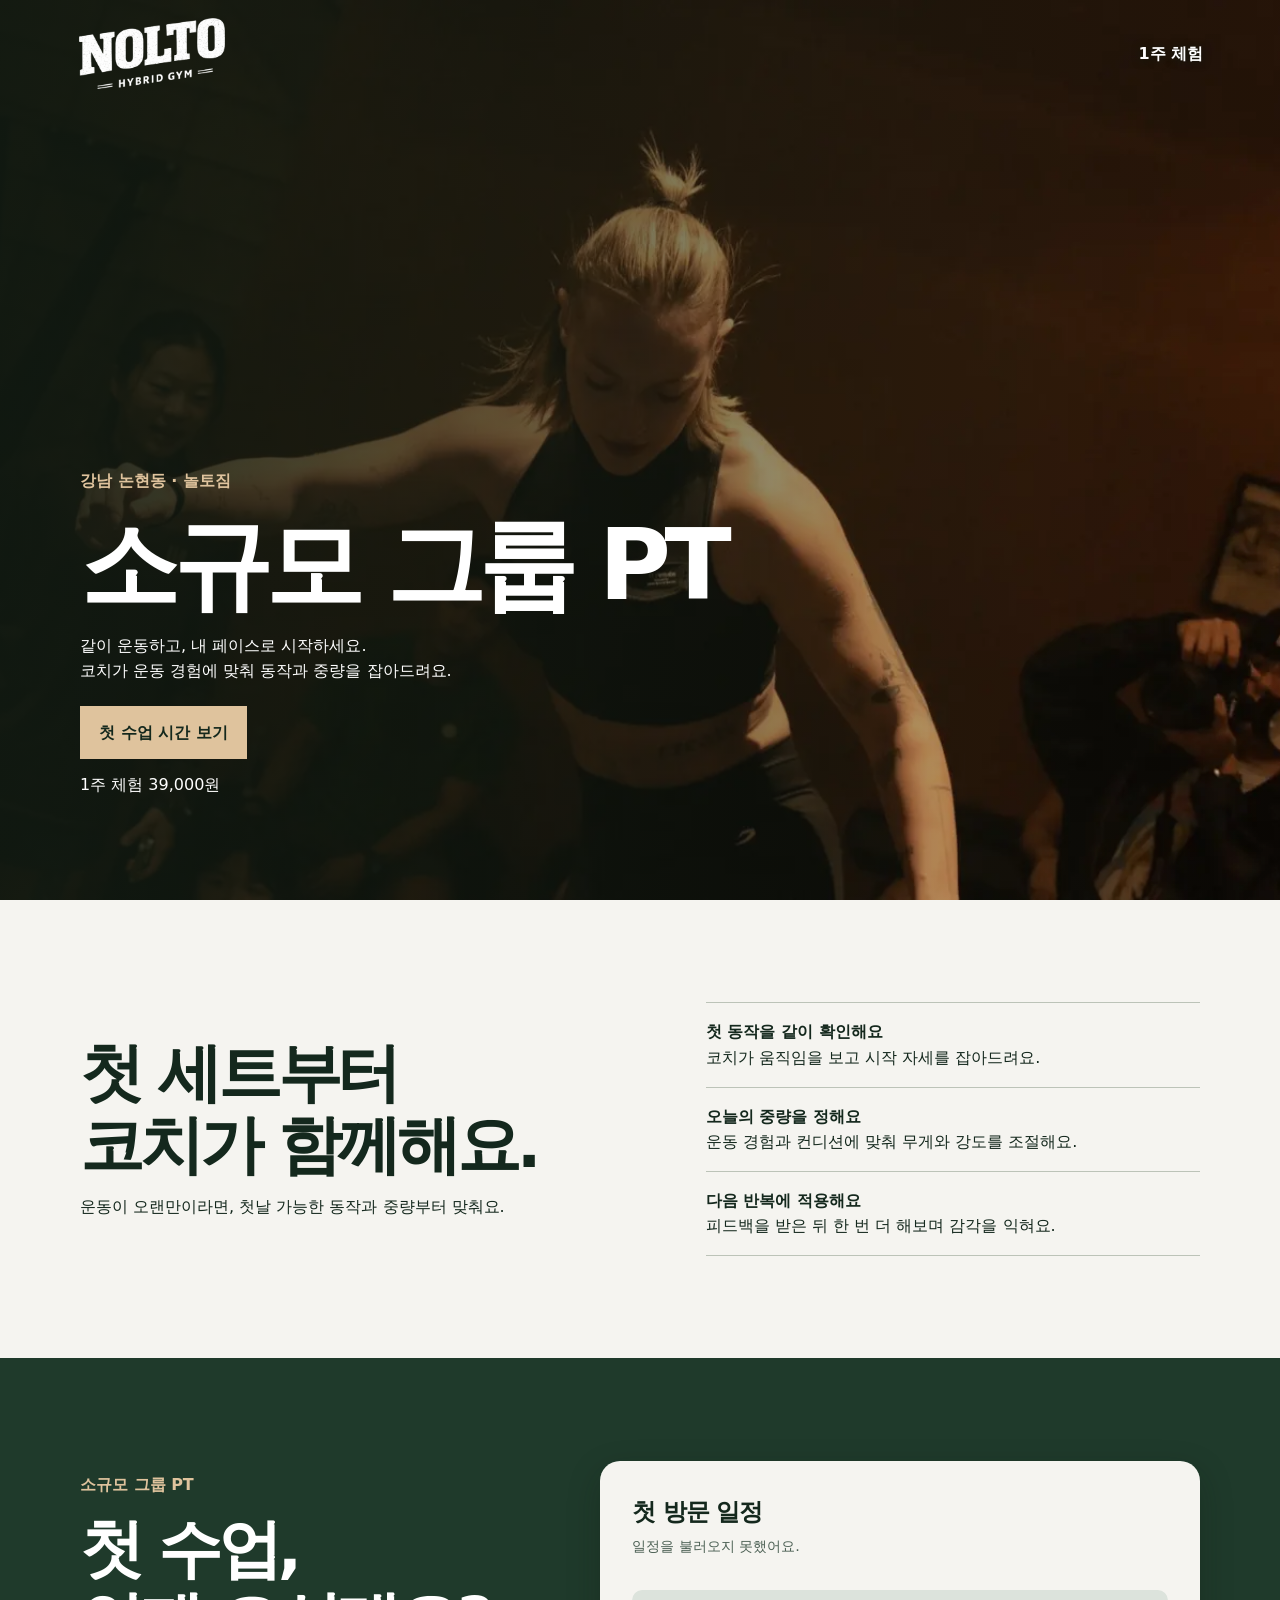
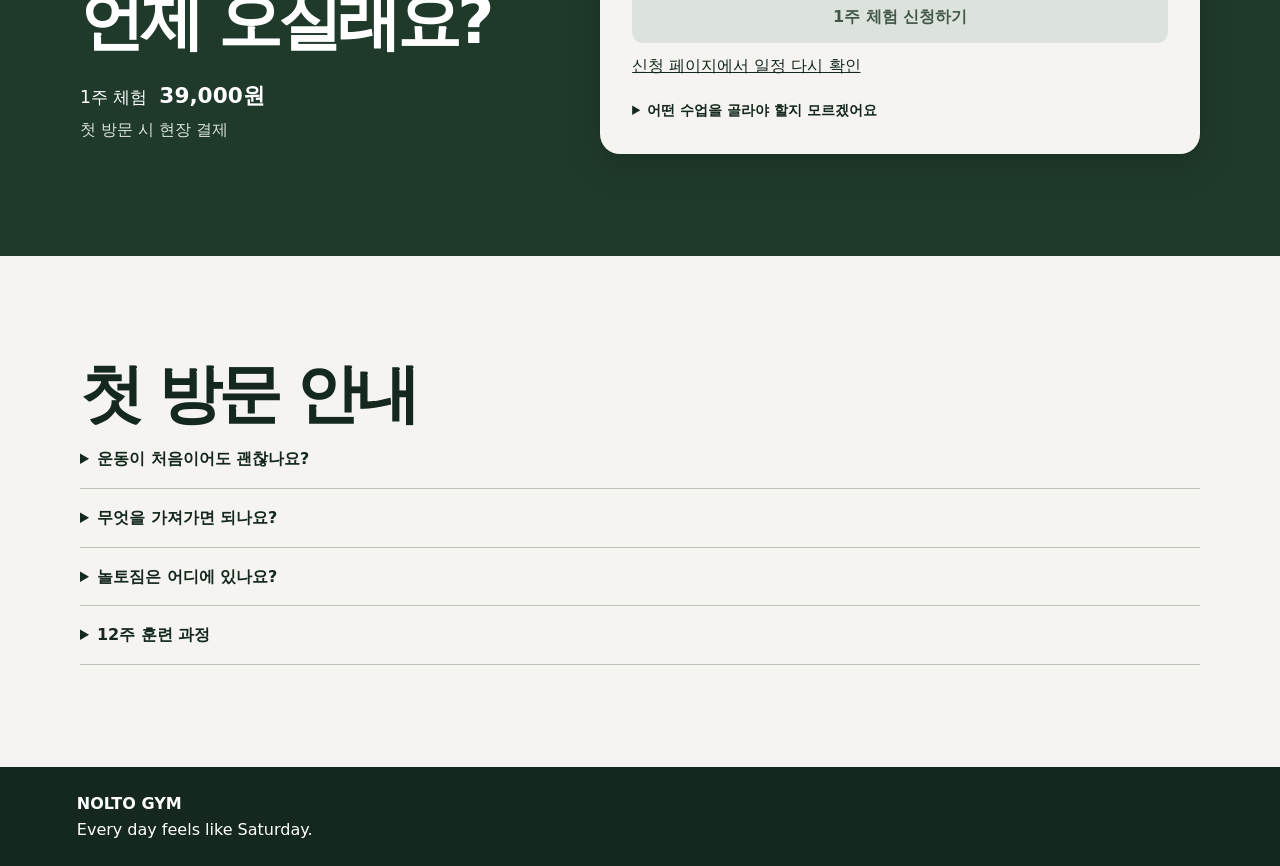
<file: index.html>
<!doctype html><html lang="ko"><head><meta charset="utf-8"><meta name="viewport" content="width=device-width,initial-scale=1">  <meta name="theme-color" content="#043038">
  <title>놀토짐 | 논현동 소규모 그룹 PT · 1주 체험</title>
  <meta name="description" content="강남 논현동 놀토짐 소규모 그룹 PT. 첫 수업 시간을 고르고 1주 체험을 신청하세요.">
  <link rel="canonical" href="https://loveseol716-ops.github.io/nolto-gym/">
  <meta property="og:type" content="website">
  <meta property="og:title" content="놀토짐 | 논현동 소규모 그룹 PT">
  <meta property="og:description" content="논현동 소규모 그룹 PT · 1주 체험 39,000원">
  <meta property="og:image" content="https://loveseol716-ops.github.io/nolto-gym/assets/home/class-team-1280.webp">
<style>
:root{--hero-photo:url([data-uri]);--green:#1f3a2b;--dark:#14281d;--sand:#f5f4f0;--gold:#dfc39d}*{box-sizing:border-box}html{scroll-behavior:smooth}body{margin:0;color:var(--dark);background:var(--sand);font:16px/1.6 system-ui,sans-serif}a{color:inherit}button,a{touch-action:manipulation}header{background:var(--dark);color:white;display:flex;justify-content:space-between;align-items:center;padding:1rem max(6vw,1.25rem);gap:1rem}header{background:rgb(11, 61, 46)}header img{display:block;width:clamp(100px,12vw,150px);height:auto}header a{text-decoration:none}.hero{min-height:72svh;display:grid;align-items:end;color:white;background:linear-gradient(90deg,#101911ed 0%,#101911a8 40%,#10191110 100%),var(--hero-photo) center 45%/cover}.hero div,.wrap{width:min(88%,1120px);margin:auto}.hero div{margin-bottom:clamp(2.5rem,8vw,7rem)}h1,h2,h3,p{margin:0}h1,h2{line-height:1.12;letter-spacing:-.065em}h1{font-size:clamp(2.75rem,7.7vw,7rem)}h2{font-size:clamp(2.1rem,5vw,4.5rem)}p{margin-top:.8rem}.eyebrow{margin:0 0 1rem;font-weight:700}.hero .eyebrow{color:var(--gold)}.btn{display:inline-flex;align-items:center;justify-content:center;background:var(--green);color:white;border:0;padding:.85rem 1.2rem;font:inherit;font-weight:750;text-decoration:none;min-height:48px;cursor:pointer}.hero .btn,.mobile .btn{background:var(--gold);color:var(--dark)}.hero .btn{margin-top:1.4rem}.wrap{padding:clamp(3rem,8vw,7rem) 0}.coach{display:grid;grid-template-columns:1fr .9fr;gap:clamp(1.5rem,6vw,6rem);align-items:center}.steps{list-style:none;padding:0;margin:0}.steps li{padding:1rem 0;border-top:1px solid #bcc3b8}.steps li:last-child{border-bottom:1px solid #bcc3b8}.steps p{margin:0}.trial{background:var(--green);color:white}.trial .wrap{display:grid;grid-template-columns:.85fr 1.15fr;gap:clamp(2rem,6vw,6rem)}fieldset{padding:0;margin:0 0 1.1rem;border:0;min-width:0}legend{font-weight:750;margin-bottom:.55rem}.choices{display:flex;flex-wrap:wrap;gap:.5rem}.choices button{border:1px solid #b0c1b3;background:transparent;color:white;min-height:44px;padding:.5rem .75rem;font:inherit;cursor:pointer}.choices button[aria-pressed=true]{background:var(--gold);border-color:var(--gold);color:var(--dark)}.sample{border-top:1px solid #9aac9f;margin-top:1rem;padding-top:1rem}.sample small{display:block;margin-bottom:.85rem}.sample .btn{background:var(--gold);color:var(--dark)}button:disabled{opacity:.5;cursor:default}summary{cursor:pointer;font-weight:750;padding:1rem 0}details{border-bottom:1px solid #bcc3b8}details p{margin:0 0 1rem}footer{background:var(--dark);color:white;padding:1.5rem 6vw}.mobile{display:none}dialog{border:0;background:var(--sand);color:var(--dark);max-width:min(90vw,450px);padding:2rem}dialog::backdrop{background:#101911a0}dialog button{margin-top:1rem}a:focus-visible,button:focus-visible,summary:focus-visible{outline:3px solid #bd7941;outline-offset:3px}@media(max-width:650px){.hero{min-height:69svh;background-image:linear-gradient(0deg,#101911f5,#10191115),var(--hero-photo);background-position:60% center}.coach,.trial .wrap{grid-template-columns:1fr}.mobile{display:block;position:fixed;bottom:0;left:0;right:0;background:var(--dark);padding:.55rem 1rem calc(.55rem + env(safe-area-inset-bottom));z-index:2}.mobile .btn{width:100%}body{padding-bottom:65px}}@media(prefers-reduced-motion:reduce){html{scroll-behavior:auto}}
header{position:absolute;inset:0 0 auto;z-index:1;background:transparent}header a{font-weight:700;text-shadow:0 1px 8px #101911}.hero{min-height:100svh;padding-top:8rem}@media(max-width:650px){.hero{padding-top:6.5rem;min-height:calc(100svh - 64px)}}
 .trial .wrap{align-items:start;grid-template-columns:minmax(0,.85fr) minmax(0,1.15fr)}
.trial-intro{align-self:center}.trial-intro .eyebrow{color:var(--gold)}.trial-price{margin-top:1.35rem;font-size:1.08rem}.trial-price strong{font-size:1.35rem;margin-left:.4rem}.trial-intro p:last-child{color:#d9e2db;margin-top:.2rem}
.booking{color:var(--dark);background:var(--sand);padding:clamp(1.1rem,3vw,2rem);border-radius:1.25rem;box-shadow:0 12px 32px #10191140;min-width:0}
.booking-head h3{font-size:1.5rem;letter-spacing:-.04em}.booking-head p{color:#4d6155;margin:.25rem 0 1rem;font-size:.9rem}.booking-head p:empty,.booking-action p:empty{display:none}
#date-picker{margin:1rem 0 1.15rem}#date-picker label{display:block;font-size:.9rem;font-weight:750;margin-bottom:.4rem}
.date-controls{display:grid;grid-template-columns:44px minmax(0,1fr) 44px;gap:.45rem}.date-controls button,#visit-date{min-height:46px;border:1px solid #ccd6cc;border-radius:.65rem;background:white;color:var(--dark);font:inherit}.date-controls button{font-size:1.55rem;cursor:pointer}.date-controls button:disabled{cursor:default}#visit-date{width:100%;padding:0 .45rem;color-scheme:light}
#times{display:grid;gap:.45rem}#times button{display:grid;grid-template-columns:4rem minmax(0,1fr) 1rem;align-items:center;gap:.45rem;width:100%;text-align:left;min-height:50px;padding:.55rem .7rem;border:1px solid #ccd6cc;border-radius:.65rem;background:white;color:var(--dark);font:inherit;cursor:pointer}#times strong{font-variant-numeric:tabular-nums}#times span{font-size:.87rem;overflow-wrap:anywhere}#times button::after{content:'';width:.85rem;height:.85rem;border-radius:50%;border:1px solid #84998a}#times button[aria-pressed=true]{background:#e3ede4;border-color:var(--green)}#times button[aria-pressed=true]::after{border:4px solid var(--green)}
.booking-action{margin-top:1rem}.booking-action p{font-size:.88rem;color:#4d6155;margin:0 0 .5rem}.booking-action .btn{width:100%;border-radius:.65rem}.booking-action .btn:disabled{background:#dce3dc;color:#43574a;opacity:1}.booking-action a{display:block;margin-top:.6rem}.booking-action a[hidden]{display:none}.class-help{margin-top:.7rem;border-bottom:0}.class-help summary{font-size:.9rem;padding:.6rem 0 0}.class-help p{font-size:.9rem;margin:.55rem 0 0}
@media(max-width:650px){.trial .wrap{grid-template-columns:1fr;gap:1.35rem}.trial-intro h2 br{display:none}.trial-price{margin-top:.65rem}}
</style></head><body>
<header><img src="[data-uri]" alt="NOLTO HYBRID GYM" width="440" height="219"><a href="#trial">1주 체험</a></header>
<main><section class="hero"><div><p class="eyebrow">강남 논현동 · 놀토짐</p><h1>소규모 그룹 PT</h1><p>같이 운동하고, 내 페이스로 시작하세요.<br>코치가 운동 경험에 맞춰 동작과 중량을 잡아드려요.</p><a class="btn" href="#trial">첫 수업 시간 보기</a><p>1주 체험 39,000원</p></div></section>
<section id="overview" class="wrap coach"><div><h2>첫 세트부터<br>코치가 함께해요.</h2><p>운동이 오랜만이라면, 첫날 가능한 동작과 중량부터 맞춰요.</p></div><ul class="steps"><li><strong>첫 동작을 같이 확인해요</strong><p>코치가 움직임을 보고 시작 자세를 잡아드려요.</p></li><li><strong>오늘의 중량을 정해요</strong><p>운동 경험과 컨디션에 맞춰 무게와 강도를 조절해요.</p></li><li><strong>다음 반복에 적용해요</strong><p>피드백을 받은 뒤 한 번 더 해보며 감각을 익혀요.</p></li></ul></section>
<section id="trial" class="trial"><div class="wrap">
  <div class="trial-intro"><p class="eyebrow">소규모 그룹 PT</p><h2>첫 수업,<br>언제 오실래요?</h2><p class="trial-price">1주 체험 <strong>39,000원</strong></p><p>첫 방문 시 현장 결제</p></div>
  <div class="booking">
    <div class="booking-head"><h3>첫 방문 일정</h3><p id="scheduleStatus" role="status">신청 가능한 일정을 불러오는 중이에요.</p></div>
    <fieldset id="date-picker" hidden><label for="visit-date">방문 날짜</label><div class="date-controls"><button id="prev-date" type="button" aria-label="이전 예약 가능 날짜">‹</button><select id="visit-date"></select><button id="next-date" type="button" aria-label="다음 예약 가능 날짜">›</button></div></fieldset>
    <div id="schedule"><div id="times" role="group" aria-label="선택한 날짜의 수업"></div></div>
    <div class="booking-action"><p id="selection" aria-live="polite"></p><button id="continue" class="btn" type="button" disabled>1주 체험 신청하기</button><a id="booking-fallback" href="./trial/" hidden>신청 페이지에서 일정 다시 확인</a></div>
    <details class="class-help"><summary>어떤 수업을 골라야 할지 모르겠어요</summary><p><strong>Gentle Strength</strong> · 자세와 중량을 맞추며 근력 운동을 시작해요.<br><strong>Gentle Sweat</strong> · 내 페이스로 움직이며 체력을 기르는 수업이에요.<br>첫 방문이라면 코치가 운동 경험에 맞춰 동작과 강도를 조절해 드려요.</p></details>
  </div>
</div></section>
<section id="location" class="wrap"><h2>첫 방문 안내</h2><details><summary>운동이 처음이어도 괜찮나요?</summary><p>네. 첫 수업에서 코치에게 운동 경험을 알려주시면 동작과 강도를 맞춰드려요.</p></details><details><summary>무엇을 가져가면 되나요?</summary><p>운동복, 실내 운동화, 물통을 챙겨 주세요. 수건과 샤워용품은 센터에 있어요.</p></details><details><summary>놀토짐은 어디에 있나요?</summary><p>서울 강남구 언주로146길 9, 지하 1층 · <a href="https://naver.me/GM3oPT6L">네이버 지도 열기</a></p></details><details id="cycle"><summary>12주 훈련 과정</summary><p>동작을 익히고 운동량과 강도를 차근차근 높여요. 회복 주간을 거쳐 마지막에는 유산소와 근력 기록을 각각 확인하고 다음 훈련의 기준을 잡아요.</p></details></section></main>
<footer><strong>NOLTO GYM</strong><br>Every day feels like Saturday.</footer><aside class="mobile"><a class="btn" href="#trial">첫 수업 시간 보기</a></aside>

<script>
const times=document.querySelector('#times');
const status=document.querySelector('#scheduleStatus');
const selection=document.querySelector('#selection');
const next=document.querySelector('#continue');
const visitDate=document.querySelector('#visit-date');
const prevDate=document.querySelector('#prev-date');
const nextDate=document.querySelector('#next-date');
const formatter=new Intl.DateTimeFormat('ko-KR',{month:'long',day:'numeric',weekday:'short',timeZone:'Asia/Seoul'});
let slots=[];
let chosen=null;
function dateText(day){
  return formatter.format(new Date(day+'T12:00:00+09:00'));
}
function showTimes(){
  chosen=null;
  next.disabled=true;
  selection.textContent='수업 시간을 선택해 주세요.';
  prevDate.disabled=visitDate.selectedIndex<=0;
  nextDate.disabled=visitDate.selectedIndex>=visitDate.options.length-1;
  const daySlots=slots.filter(slot=>slot.day===visitDate.value).sort((a,b)=>a.time.localeCompare(b.time));
  times.replaceChildren(...daySlots.map(slot=>{
    const button=document.createElement('button');
    const time=document.createElement('strong'),label=document.createElement('span');
    button.type='button';
    time.textContent=slot.time;
    label.textContent=slot.label||'그룹 PT';
    button.append(time,label);
    button.setAttribute('aria-pressed','false');
    button.addEventListener('click',()=>{
      chosen=slot;
      for(const item of times.children)item.setAttribute('aria-pressed',String(item===button));
      selection.textContent=dateText(slot.day)+' '+slot.time+' 선택';
      next.disabled=false;
    });
    return button;
  }));
}
function moveDate(offset){
  visitDate.selectedIndex+=offset;
  showTimes();
  if(document.activeElement===document.body || document.activeElement.disabled)visitDate.focus();
}
prevDate.addEventListener('click',()=>moveDate(-1));
nextDate.addEventListener('click',()=>moveDate(1));
visitDate.addEventListener('change',showTimes);
next.addEventListener('click',()=>{
  if(chosen)location.href='./trial/?'+new URLSearchParams({date:chosen.day,time:chosen.time});
});
async function loadSlots(){
  try{
    const response=await fetch('https://tdhdmlhwahxcadoeywxi.supabase.co/functions/v1/nolto-trial',{cache:'no-store',signal:AbortSignal.timeout(15000)});
    if(!response.ok)throw new Error();
    const data=await response.json();
    if(!Array.isArray(data.slots))throw new Error();
    slots=data.slots;
    const days=[...new Set(slots.map(slot=>slot.day))].sort();
    if(!days.length){
      status.textContent='현재 신청 가능한 일정이 없어요.';
      return;
    }
    visitDate.replaceChildren(...days.map(day=>new Option(dateText(day),day)));
    document.querySelector('#date-picker').hidden=false;
    status.textContent='';
    showTimes();
  }catch{
    status.textContent='일정을 불러오지 못했어요.';
    document.querySelector('#booking-fallback').hidden=false;
  }
}
if(location.hash==='#cycle')document.querySelector('#cycle').open=true;
loadSlots();
</script></body></html>
</file>
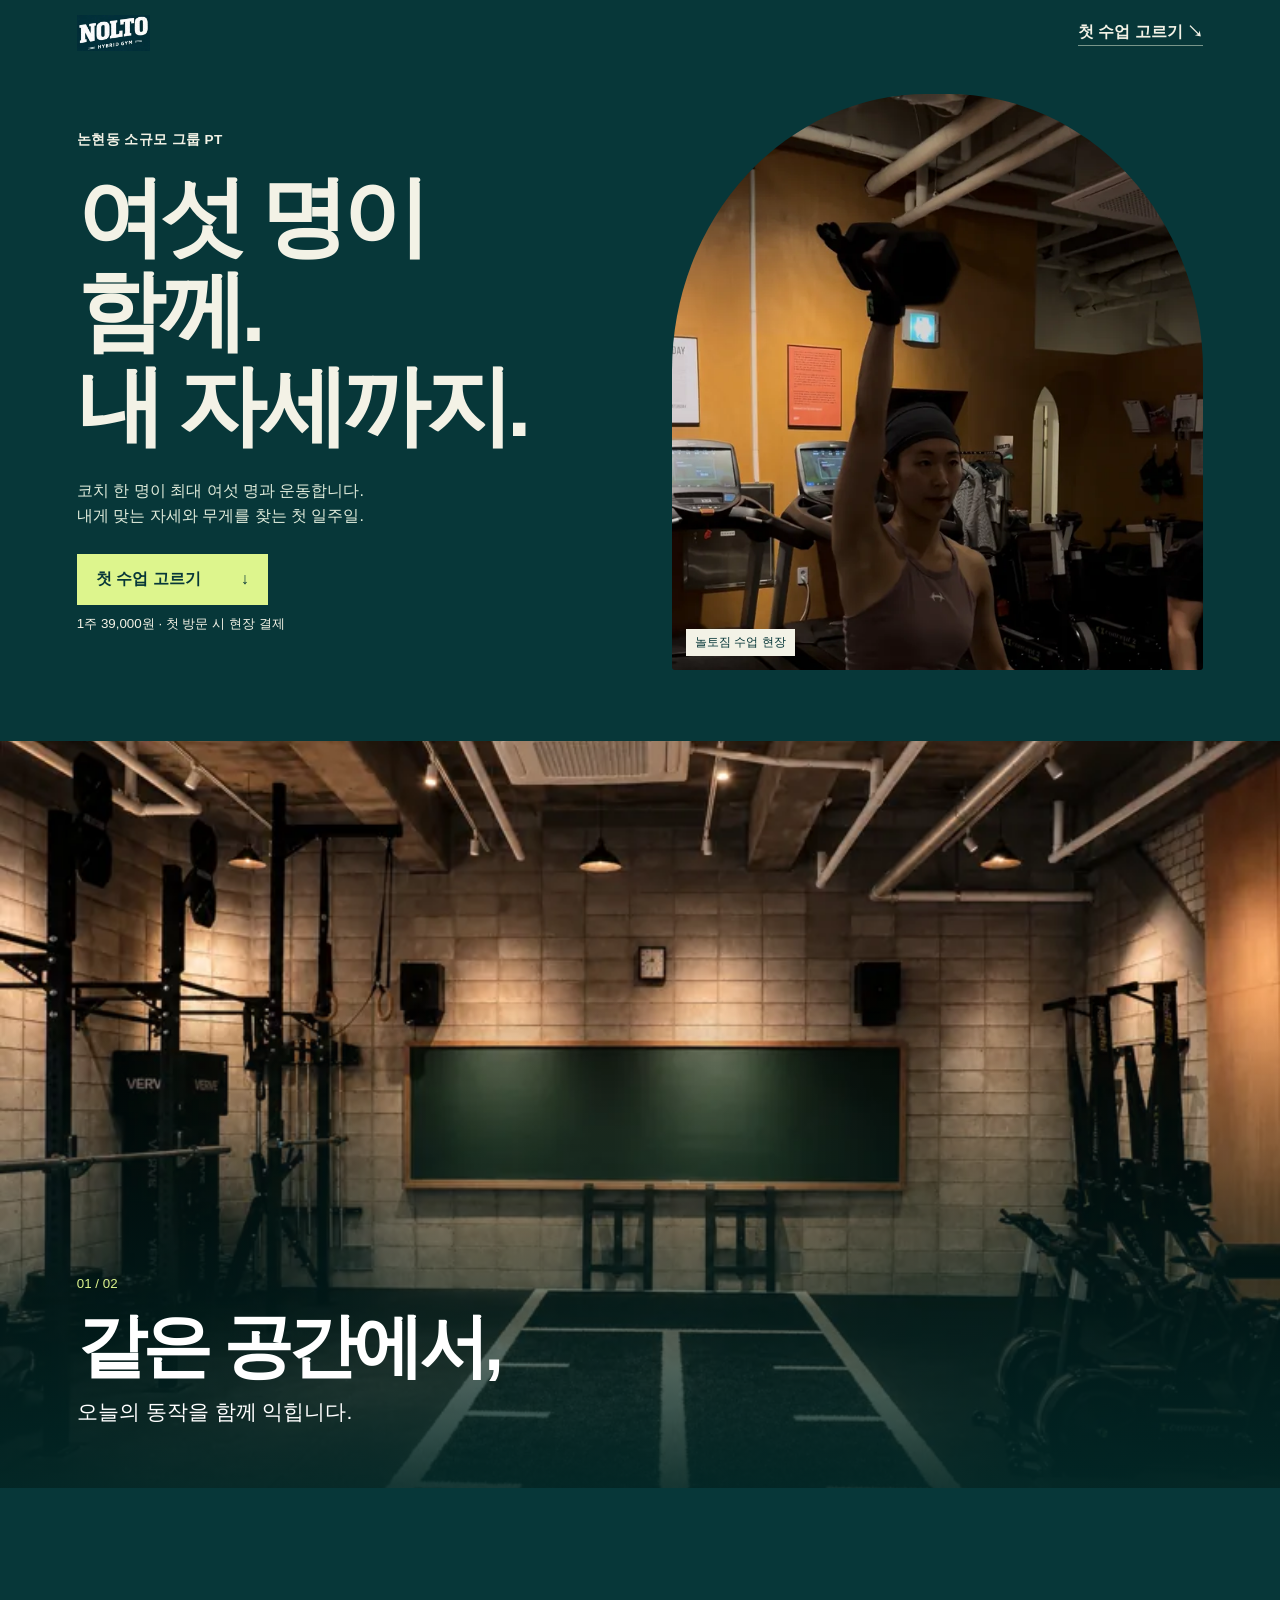
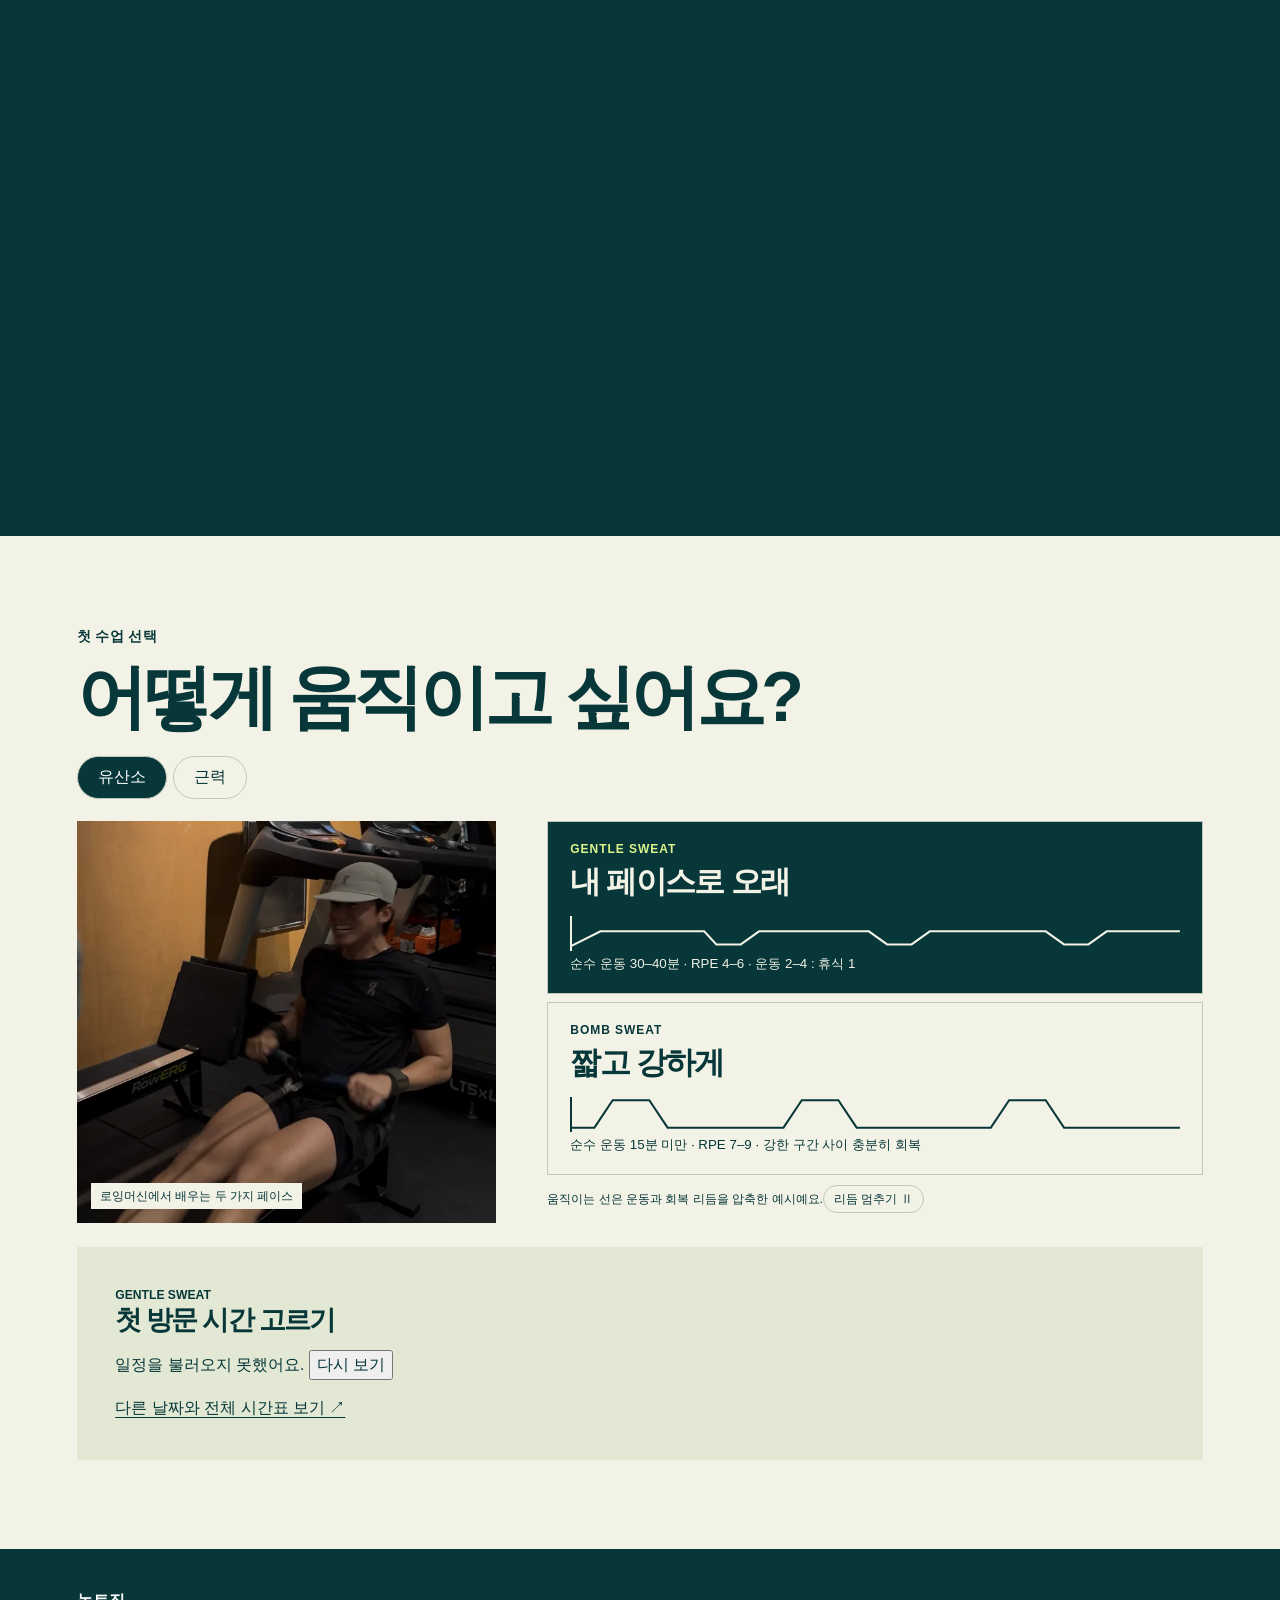
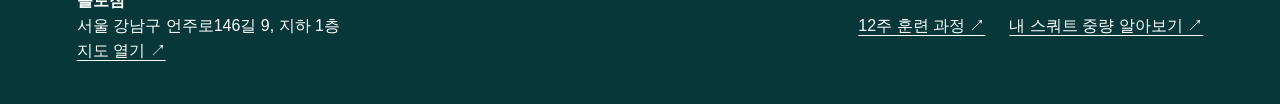
<file: first-class/index.html>
<!doctype html><html lang="ko"><head><meta charset="utf-8"><meta name="viewport" content="width=device-width,initial-scale=1"><meta name="robots" content="noindex"><meta name="theme-color" content="#063536"><title>첫 수업 | 놀토짐</title><link rel="stylesheet" href="first.css"><script src="first.js" defer></script></head><body>
<header><a href="../" aria-label="놀토짐 홈페이지"><img src="../assets/home/nolto-mark.webp" alt="놀토짐"></a><a href="#classes">첫 수업 고르기 ↘</a></header>
<main><section class="opening"><div class="intro"><p class="eyebrow">논현동 소규모 그룹 PT</p><h1>여섯 명이 함께.<br>내 자세까지.</h1><p>코치 한 명이 최대 여섯 명과 운동합니다.<br>내게 맞는 자세와 무게를 찾는 첫 일주일.</p><a class="primary" href="#classes">첫 수업 고르기 <span>↓</span></a><small>1주 39,000원 · 첫 방문 시 현장 결제</small></div><figure><img src="../assets/home/class-press.webp" fetchpriority="high" alt="놀토짐에서 덤벨을 머리 위로 들어 올리는 멤버"><figcaption>놀토짐 수업 현장</figcaption></figure></section>
<section class="sequence" id="coaching" aria-label="한 세트의 코칭"><div class="stage"><div class="frames"><img src="../assets/home/studio.webp" alt="놀토짐 플로어와 운동 장비"><img src="../assets/home/class-squat.webp" alt="바벨 백 스쿼트 수업" loading="lazy"></div><div class="scene-copy"><small id="scene-step">01 / 02</small><h2 id="scene-title">같은 공간에서,</h2><p id="scene-body">오늘의 동작을 함께 익힙니다.</p></div></div></section>
<section id="classes"><div class="section-head"><p class="eyebrow">첫 수업 선택</p><h2>어떻게 움직이고 싶어요?</h2><div class="tabs" aria-label="운동 목적"><button data-type="sweat" aria-pressed="true">유산소</button><button data-type="strength" aria-pressed="false">근력</button></div></div>
<div class="selection"><figure class="class-image"><img id="class-img" src="../assets/home/class-row.webp" alt="로잉머신 운동"><figcaption id="photo-caption">로잉머신에서 배우는 두 가지 페이스</figcaption></figure><div class="choices"><div id="cards"></div><small class="legend">움직이는 선은 운동과 회복 리듬을 압축한 예시예요.</small><button class="pause" id="pause" aria-pressed="false">리듬 멈추기 Ⅱ</button></div></div>
<section class="booking" aria-labelledby="book-title"><div><p id="class-label">GENTLE SWEAT</p><h3 id="book-title">첫 방문 시간 고르기</h3></div><div id="slots" aria-live="polite">일정을 불러오고 있어요.</div><a href="../trial/">다른 날짜와 전체 시간표 보기 ↗</a></section></section>
<footer><div><b>놀토짐</b><p>서울 강남구 언주로146길 9, 지하 1층</p><a href="https://naver.me/GM3oPT6L">지도 열기 ↗</a></div><a href="../#cycle">12주 훈련 과정 ↗</a><a href="../#weight">내 스쿼트 중량 알아보기 ↗</a></footer></main></body></html>
</file>
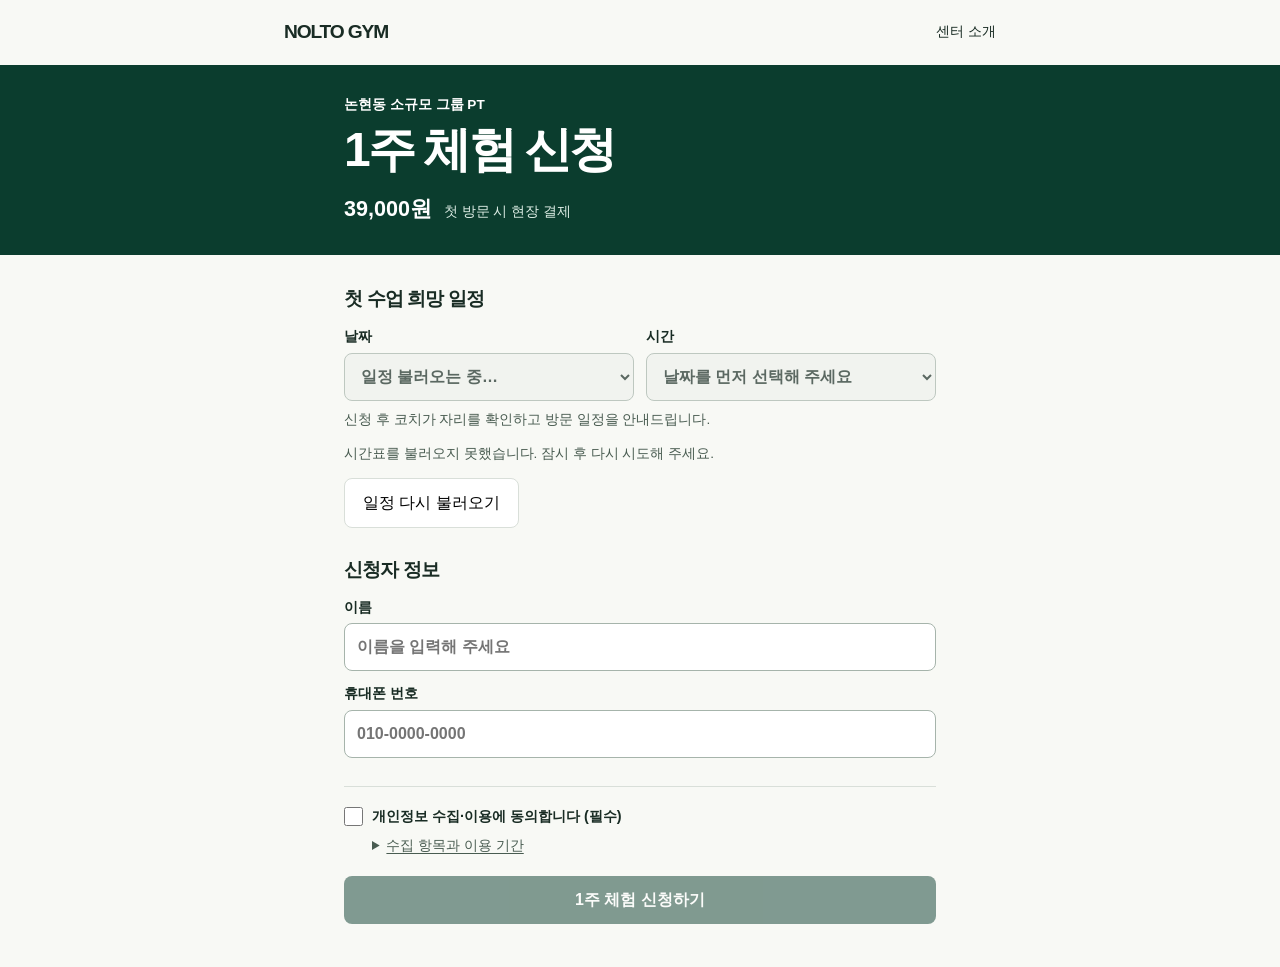
<file: trial/index.html>
<!doctype html>
<html lang="ko">
<head>
  <meta charset="utf-8">
  <meta name="viewport" content="width=device-width, initial-scale=1">
  <meta name="theme-color" content="#0b3d2e">
  <title>1주 체험 신청 | 놀토짐</title>
  <link rel="stylesheet" href="./trial.css">
  <script type="module" src="./trial.js?v=schedule2"></script>
</head>
<body>
  <header><a class="brand" href="../" aria-label="놀토짐 홈">NOLTO GYM</a><a href="../">센터 소개</a></header>
  <main>
    <section class="intro">
      <div class="intro-inner"><p class="place">논현동 소규모 그룹 PT</p>
        <h1>1주 체험 신청</h1>
        <p class="price">39,000원 <span>첫 방문 시 현장 결제</span></p>
      </div>
    </section>
    <div class="content">
      <form id="application">
        <fieldset><legend>첫 수업 희망 일정</legend>
          <div class="grid">
            <label>날짜<select name="date" required disabled><option value="">일정 불러오는 중…</option></select></label>
            <label>시간<select name="time" required disabled><option value="">날짜를 먼저 선택해 주세요</option></select></label>
          </div>
          <p class="hint">신청 후 코치가 자리를 확인하고 방문 일정을 안내드립니다.</p>
          <p id="schedule-status" role="status"></p>
          <button type="button" id="reload" class="secondary" hidden>일정 다시 불러오기</button>
        </fieldset>
        <fieldset><legend>신청자 정보</legend>
          <label>이름<input name="name" type="text" autocomplete="name" maxlength="40" required placeholder="이름을 입력해 주세요"></label>
          <label>휴대폰 번호<input name="phone" type="tel" inputmode="tel" autocomplete="tel-national" maxlength="15" required placeholder="010-0000-0000"></label>
        </fieldset>
        <div class="privacy">
          <label class="check"><input name="consent" type="checkbox" required>개인정보 수집·이용에 동의합니다 (필수)</label>
          <details><summary>수집 항목과 이용 기간</summary>
            <p>버드컴퍼니 유한회사(놀토짐)는 체험 접수와 일정 안내를 위해 이름, 휴대폰 번호, 희망 날짜와 시간을 수집합니다. 신청 정보는 희망일로부터 30일 뒤 삭제합니다. 안내 문자 발송은 솔라피를 이용합니다. 동의를 거부할 수 있으며, 이 경우 온라인 신청이 어렵습니다.</p>
          </details>
        </div>
        <button type="submit" class="primary" disabled>1주 체험 신청하기</button>
        <p id="form-status" role="status"></p>
        <noscript>신청하려면 브라우저에서 자바스크립트를 켜 주세요.</noscript>
      </form>
      <section id="receipt" tabindex="-1" hidden>
        <p class="eyebrow">신청 완료</p><h2>체험 신청을 받았습니다.</h2>
        <p>코치가 희망 일정의 자리를 확인한 후 연락드릴게요.</p>
        <dl><dt>희망 일정</dt><dd id="receipt-slot"></dd><dt>체험 비용</dt><dd>39,000원 · 현장 결제</dd>
        <dt>오시는 곳</dt><dd>강남구 언주로146길 9, 지하 1층</dd></dl>
        <a class="return" href="../">놀토짐 홈으로</a>
      </section>
    </div>
  </main>
</body>
</html>
</file>
<file: first-class/first.css>
:root{--deep:#073739;--cream:#f3f2e6;--acid:#ddf58d;--line:#bdc9ba;font:16px/1.55 -apple-system,BlinkMacSystemFont,"Apple SD Gothic Neo","Malgun Gothic",sans-serif;color:var(--deep);background:var(--cream);word-break:keep-all}*{box-sizing:border-box}body,figure,h1,h2,h3,p{margin:0}button,a{font:inherit;color:inherit}a{text-decoration:none}button{cursor:pointer}button:focus-visible,a:focus-visible{outline:3px solid #da681f;outline-offset:3px}header,footer,.opening,#classes{padding-inline:clamp(20px,6vw,110px)}header{display:flex;align-items:center;justify-content:space-between;height:66px;background:var(--deep);color:var(--cream);font-weight:700}header img{width:73px;display:block}header a:last-child{border-bottom:1px solid #78958a}h1,h2,h3{letter-spacing:-.065em;line-height:1.07}.opening{background:var(--deep);color:var(--cream);display:grid;grid-template-columns:1fr 1fr;align-items:center;min-height:75svh;padding-block:20px 5vw;gap:5vw}.eyebrow{font-weight:700;font-size:.85rem;letter-spacing:.03em}.intro h1{font-size:clamp(3.25rem,6.9vw,8.3rem);margin:20px 0 26px}.intro>p:not(.eyebrow){color:#dfebdb}.primary{background:var(--acid);display:inline-flex;gap:40px;padding:13px 19px;margin:25px 0 9px;color:var(--deep);font-weight:750}.intro small{display:block}.opening figure{position:relative;height:clamp(350px,64svh,700px);overflow:hidden;border-radius:48% 48% 3px 3px}.opening img,.class-image img,.frames img{object-fit:cover;width:100%;height:100%}.opening img{object-position:center 43%}.opening figcaption,.class-image figcaption{position:absolute;bottom:14px;left:14px;padding:4px 9px;background:var(--cream);color:var(--deep);font-size:.76rem}
.sequence{height:155svh;background:var(--deep);position:relative}.stage{position:sticky;top:0;height:83svh;overflow:hidden}.frames,.frames img{position:absolute;inset:0}.frames img{object-position:center 48%}.frames img+img{opacity:var(--progress,0);transform:scale(calc(1.06 - var(--progress,0)*.06))}.stage:after{content:"";position:absolute;inset:0;background:linear-gradient(0deg,#022928e8 0%,transparent 66%)}.scene-copy{position:absolute;z-index:1;bottom:8%;left:6%;color:white}.scene-copy small{font-variant-numeric:tabular-nums;color:var(--acid)}.scene-copy h2,#classes h2{font-size:clamp(2.4rem,5.5vw,5.7rem);margin:12px 0}.scene-copy p{font-size:clamp(1rem,1.65vw,1.4rem)}
#classes{padding-block:clamp(54px,7vw,100px)}.tabs{display:flex;margin:22px 0;gap:6px}.tabs button,.pause{border:1px solid var(--line);border-radius:24px;background:transparent;padding:8px 20px}.tabs [aria-pressed=true]{background:var(--deep);color:white}.selection{display:grid;grid-template-columns:.78fr 1.22fr;gap:4vw}.class-image{position:relative;min-height:240px}.class-image img{position:absolute;inset:0}.choices{min-width:0}#cards{display:grid;gap:8px}.card{width:100%;border:1px solid var(--line);text-align:left;background:transparent;padding:18px 22px}.card[aria-pressed=true]{background:var(--deep);color:var(--cream)}.card[aria-pressed=true] .tag{color:var(--acid)}.card b{font-size:clamp(1.35rem,2.4vw,2.1rem);letter-spacing:-.055em}.card .tag,.card small{display:block}.tag{font-size:.75rem;letter-spacing:.08em;font-weight:750}.wave{position:relative;height:35px;margin:10px 0 3px;overflow:hidden}.wave svg{height:100%;width:100%;display:block}.wave:after{content:"";position:absolute;width:2px;inset-block:0;left:0;background:currentColor;animation:sweep 6s linear infinite}.paused .wave:after{animation-play-state:paused}@keyframes sweep{to{left:99%}}.legend{font-size:.76rem}.pause{padding:4px 10px;font-size:.76rem;margin:10px 0}.booking{margin-top:24px;padding:clamp(18px,3vw,40px);background:#e2e8d4;display:grid;gap:16px}.booking h3{font-size:1.7rem}.booking p{font-weight:700;font-size:.76rem}.booking>a,footer>a,footer div a{text-decoration:underline;text-underline-offset:4px}.times{display:flex;flex-wrap:wrap;gap:8px}.time{background:var(--deep);color:white;padding:10px 15px;border-radius:3px}.retry{margin-left:8px}footer{background:var(--deep);color:white;display:flex;align-items:center;gap:24px;padding-block:40px}footer div{margin-right:auto}
@media(max-width:700px){header{height:51px;font-size:.85rem}.opening{display:flex;flex-direction:column;align-items:stretch;gap:16px;padding-top:17px;padding-bottom:0}.intro h1{margin:10px 0 13px;font-size:clamp(3rem,12.5vw,5rem)}.primary{margin:16px 0 5px}.opening figure{height:clamp(180px,35svh,340px);margin-left:14%;margin-right:-20px;border-radius:100px 0 0 0}.opening figure img{object-position:50% 39%}.sequence{height:143svh}.stage{height:78svh}.selection{display:flex;flex-direction:column;gap:10px}.class-image{height:145px;min-height:0}.class-image img{object-position:50% 40%}.card{padding:15px}.scene-copy{right:6%}.booking{margin-top:15px}footer{display:grid;gap:10px}}
@media(prefers-reduced-motion:reduce){.wave:after{animation:none}.frames img+img{transform:none}}
</file>
<file: trial/trial.css>
:root { color-scheme:light; --green:#0b3d2e; --ink:#192c24; --line:#d9dfd9; font:16px/1.5 -apple-system,BlinkMacSystemFont,"Pretendard","Apple SD Gothic Neo","Noto Sans KR",sans-serif; color:var(--ink); background:#f8f9f5; }
* { box-sizing:border-box; }
body { margin:0; word-break:keep-all; }
header { max-width:760px; margin:auto; padding:18px 24px; display:flex; align-items:center; justify-content:space-between; }
a { color:inherit; }
header a { text-decoration:none; font-size:.85rem; }
.brand { font-size:1.2rem; font-weight:900; letter-spacing:-.06em; }
.intro { background:var(--green); color:white; }
.intro-inner,.content { max-width:640px; margin:auto; padding:30px 24px; }
.place,.eyebrow { font-weight:650; font-size:.85rem; margin:0; }
h1 { font-size:clamp(2rem,7vw,3rem); line-height:1.12; letter-spacing:-.06em; margin:.5rem 0 1rem; }
.price { font-size:1.35rem; font-weight:700; margin:0; }
.price span { font-weight:450; font-size:.88rem; margin-left:.35rem; color:#deeee6; }
fieldset { border:0; padding:0; min-width:0; margin:0 0 28px; }
legend,h2 { font-weight:750; letter-spacing:-.045em; }
legend { font-size:1.2rem; margin-bottom:12px; padding:0; }
.grid { display:grid; grid-template-columns:1fr 1fr; gap:12px; }
label { font-weight:650; font-size:.9rem; display:block; min-width:0; }
fieldset > label + label { margin-top:12px; }
input:not([type=checkbox]),select { width:100%; padding:10px 12px; height:48px; border:1px solid #a6b4ab; color:var(--ink); background:white; border-radius:8px; font:inherit; font-size:1rem; display:block; margin-top:5px; }
select:disabled { background:#eff1ed; }
.hint,details,#schedule-status,#form-status { font-size:.85rem; color:#495c51; }
.hint { margin:9px 0 0; }
:focus-visible { outline:3px solid #4e987c; outline-offset:3px; }
.check { display:flex; gap:9px; align-items:center; }
.check input { accent-color:var(--green); margin:0; width:19px; height:19px; flex:none; }
.privacy { border-top:1px solid var(--line); padding:19px 0; }
details { margin:9px 0 0 28px; }
summary { cursor:pointer; text-decoration:underline; text-underline-offset:3px; }
button,.return { font:inherit; cursor:pointer; border-radius:8px; padding:12px 18px; }
.primary,.return { background:var(--green); color:white; border:0; font-weight:700; text-align:center; width:100%; display:block; text-decoration:none; }
button:disabled { opacity:.5; cursor:default; }
.secondary { background:white; border:1px solid var(--line); }
[hidden] { display:none !important; }
#receipt { padding:12px 0 30px; }
#receipt h2 { font-size:1.8rem; margin:.4rem 0; }
dl { display:grid; grid-template-columns:auto 1fr; gap:12px 20px; border-block:1px solid var(--line); padding:20px 0; margin:22px 0; }
dd { margin:0; font-weight:650; }
@media(max-width:420px) { .grid { grid-template-columns:1fr; } .intro-inner,.content { padding:24px 20px; } }
</file>
